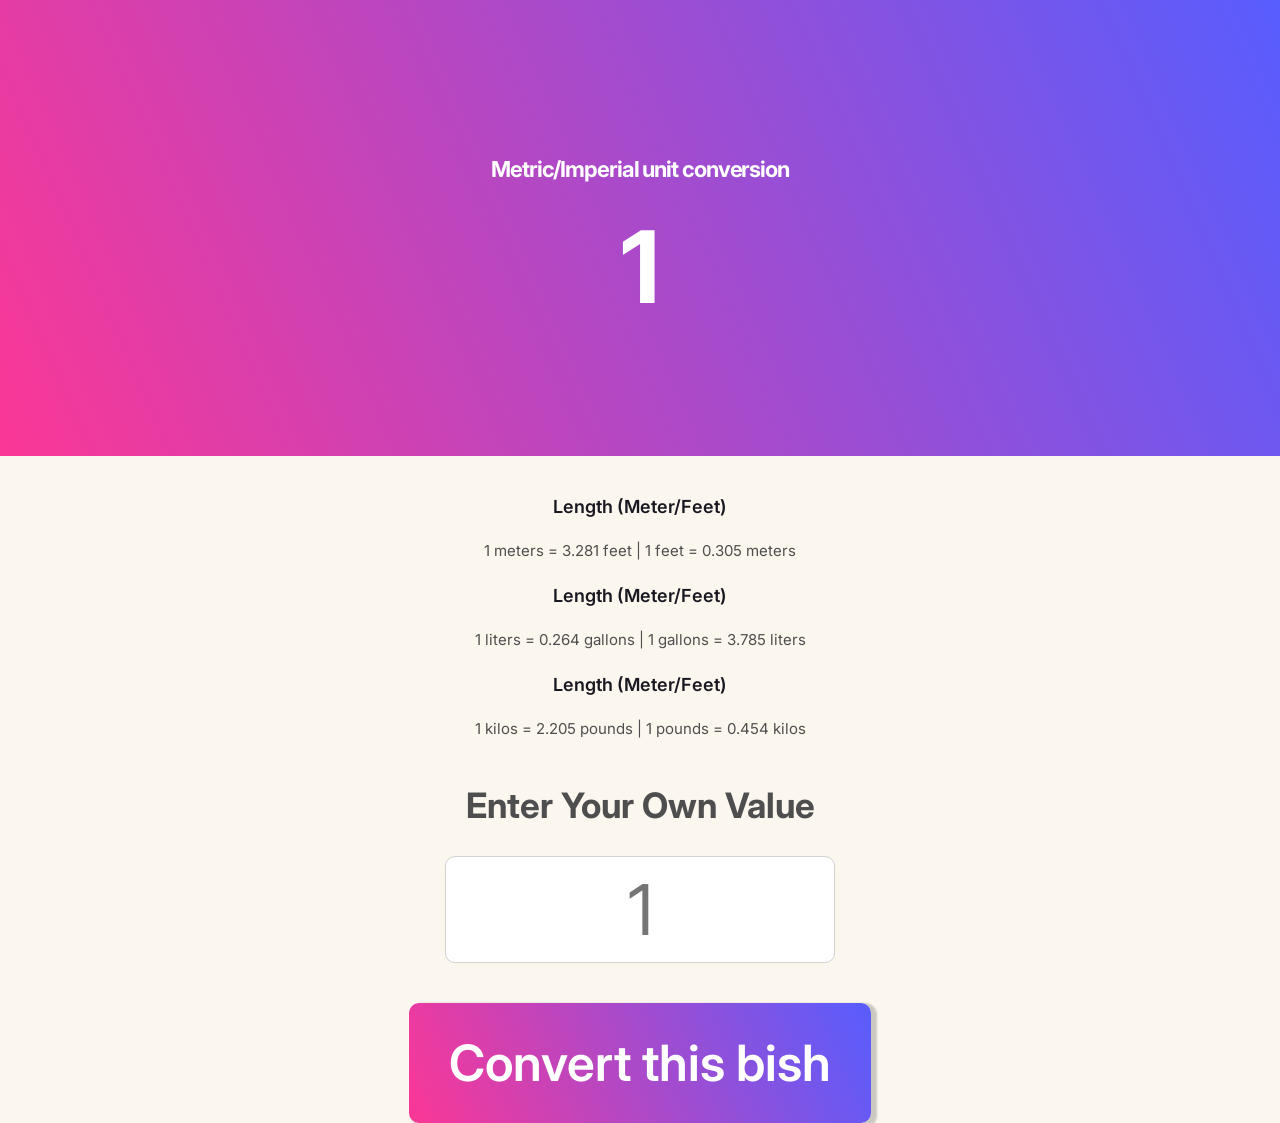
<file: index.html>
<!DOCTYPE html>
<html lang="en">

<head>
    <meta charset="utf-8" />
    <link rel="preconnect" href="https://fonts.googleapis.com">
    <link rel="preconnect" href="https://fonts.gstatic.com" crossorigin>
    <link href="https://fonts.googleapis.com/css2?family=Inter:wght@400;600;800&display=swap" rel="stylesheet">
    <link href="index.css" rel="stylesheet">
    <title>Unit Converter</title>
</head>

<body>
    <header id="header">
        <div>
            <h3>Metric/Imperial unit conversion</h3>
            <h1 id="the-number"></h1>
        </div>
    </header>
    <div id="conversions-container">
        <section>
            <h4>Length (Meter/Feet)</h4>
            <p class="text-small" id="longth"></p>
        </section>
        <section>
            <h4>Length (Meter/Feet)</h4>
            <p class="text-small" id="volume"></p>
        </section>
        <section>
            <h4>Length (Meter/Feet)</h4>
            <p class="text-small" id="mass"></p>
        </section>
        <form id="input-form">
            <h4 id="input-label">Enter Your Own Value</h4>
            <input type="number" min="0" max="9999" placeholder="1" id="input">
            <button type="submit" id="button">Convert this bish</button>
        </form>
    </div>
    <script src="index.js"></script>
</body>

</html>
</file>
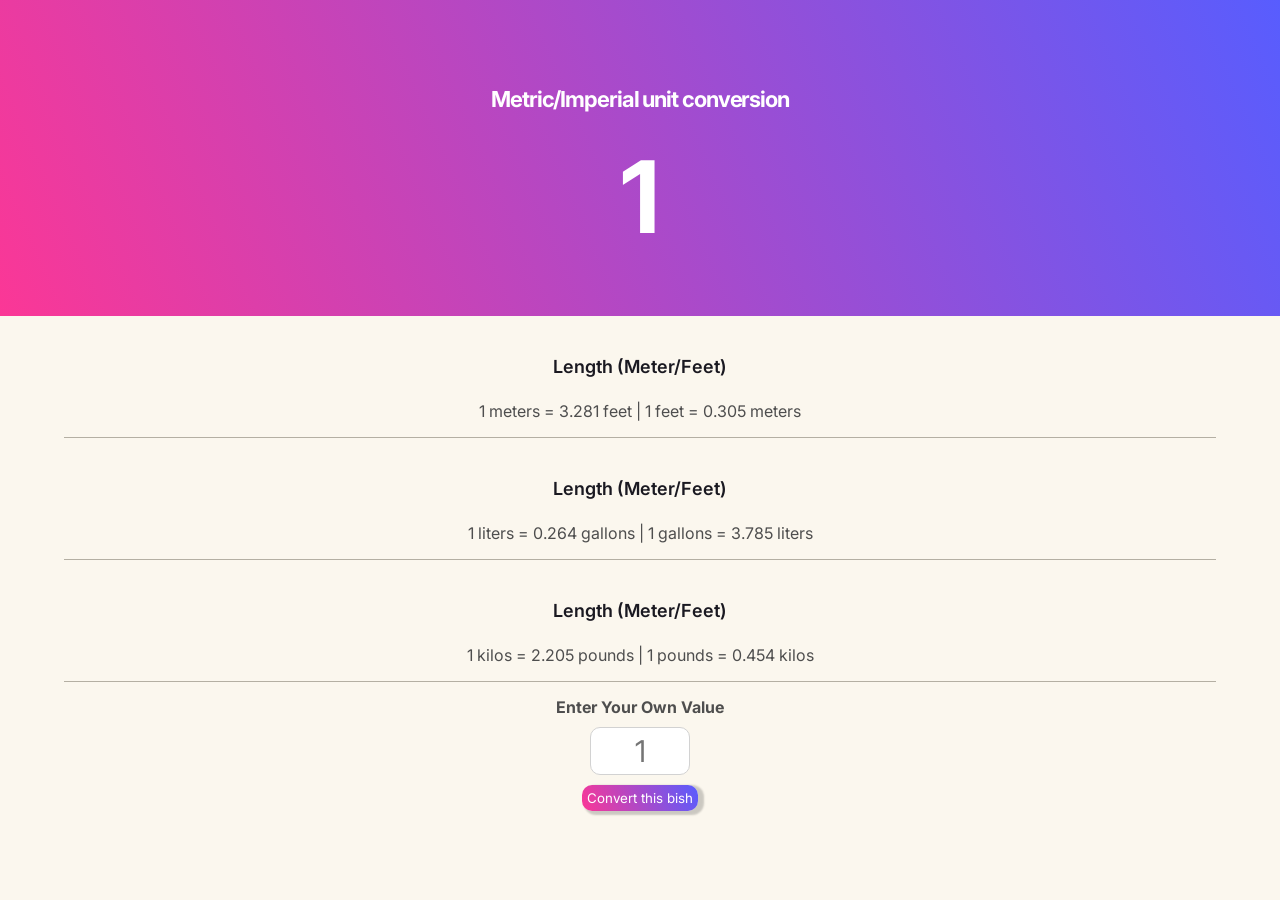
<file: src/index.html>
<!DOCTYPE html>
<html lang="en">

<head>
    <meta charset="utf-8" />
    <link rel="preconnect" href="https://fonts.googleapis.com">
    <link rel="preconnect" href="https://fonts.gstatic.com" crossorigin>
    <link href="https://fonts.googleapis.com/css2?family=Inter:wght@400;600;800&display=swap" rel="stylesheet">
    <link href="./index.css" rel="stylesheet">
    <title>Unit Converter</title>
</head>

<body>
    <header id="header">
        <div>
            <h3>Metric/Imperial unit conversion</h3>
            <h1 id="the-number"></h1>
        </div>
    </header>
    <div id="conversions-container">
        <section>
            <h4>Length (Meter/Feet)</h4>
            <p class="text-small" id="longth"></p>
        </section>
        <section>
            <h4>Length (Meter/Feet)</h4>
            <p class="text-small" id="volume"></p>
        </section>
        <section>
            <h4>Length (Meter/Feet)</h4>
            <p class="text-small" id="mass"></p>
        </section>
        <form id="input-form">
            <h4 id="input-label">Enter Your Own Value</h4>
            <input type="number" min="0" max="9999" placeholder="1" id="input">
            <button type="submit" id="button">Convert this bish</button>
        </form>
    </div>
    <script src="index.js"></script>
</body>

</html>
</file>
<file: index.css>
:root {
    --background-light: #FBF7EE;
    --background-dark: #1F2937;
    --text-dark: #1A1921;
    --text-lm-grey: #4E4E4E;
    --text-dm-grey: #D2D2D2;
    --pink-purple-grad: linear-gradient(246.26deg, #585DFE 0%, #FB3796 100%);
    --blue-grad: linear-gradient(246.26deg, #2B75EC 0%, #2EC4DE 100%);
    --green-grad: linear-gradient(246.26deg, #05795A 0%, #10B680 100%);
    --pink-orange-grad: linear-gradient(246.26deg, #ED4880 0%, #F38B17 100%);
    --purple-grad: linear-gradient(246.26deg, #18244A 0%, #3B69E1 100%);
}

* {
    box-sizing: border-box;
}

body {
    margin: 0;
    background-color: var(--background-light);
    font-family: 'Inter', sans-serif;
    font-weight: 800;
    color: var(--text-dark)
}

header {
    margin: 0;
    padding: 110px;
    text-align: center;
    background: var(--pink-purple-grad);
    color: #FFFFFF;
}

header h3 {
    font-size: 22px;
    line-height: 38px;

    text-align: center;
    letter-spacing: -0.05em;
    margin: 40px 0;
}

header h1 {
    font-size: 100px;
    line-height: 24px;
}

#conversions-container {
    text-align: center;
    margin: 40px 0 0;
}

.section-div {
    width: 90%;
    margin: 50px auto;
    border-bottom: 1px solid #b4afa3;
}

section h4 {
    font-weight: 600;
    font-size: 18px;
}

section p {
    font-weight: 400;
    font-size: 15px;
    line-height: 20px;
    color: var(--text-lm-grey);
}

form {
    font-family: 'Inter', sans-serif;
    display: flex;
    flex-direction: column;
    align-items: center;
    justify-content: center;
}

#input-label {
    color: var(--text-lm-grey);
    font-size: 35px;
    margin-top: 30px;
    margin-bottom: 0;
}

input {
    margin: 30px 0;
    padding: 10px;
    border-radius: 10px;
    text-align: center;
    font-size: 70px;
    font-family: 'Inter', sans-serif;
    min-width: 100px;
    border: 1px solid var(--text-dm-grey);
}

input::-webkit-outer-spin-button,
input::-webkit-inner-spin-button {
  -webkit-appearance: none;
  margin: 0;
}

input[type=number] {
  -moz-appearance: textfield;
}

button {
    margin-top: 10px;
    margin-bottom: 0px;
    font-family: 'Inter', sans-serif;
    font-weight: 600;
    font-size: 50px;
    color: #FFFFFF;
    background: var(--pink-purple-grad);
    padding: 30px 40px;
    border: none;
    border-radius: 10px;
    box-shadow: 4px 2px 2px 2px rgba(0, 0, 0, 0.19);
}

button:hover {
    cursor: pointer;
}

button:active {
    box-shadow: inset 5px 5px 10px -3px rgba(0, 0, 0, 0.7);
}
</file>
<file: src/index.css>
:root {
    --background-light: #FBF7EE;
    --background-dark: #1F2937;
    --text-dark: #1A1921;
    --text-lm-grey: #4E4E4E;
    --text-dm-grey: #D2D2D2;
    --pink-purple-grad: linear-gradient(246.26deg, #585DFE 0%, #FB3796 100%);
    --blue-grad: linear-gradient(246.26deg, #2B75EC 0%, #2EC4DE 100%);
    --green-grad: linear-gradient(246.26deg, #05795A 0%, #10B680 100%);
    --pink-orange-grad: linear-gradient(246.26deg, #ED4880 0%, #F38B17 100%);
    --purple-grad: linear-gradient(246.26deg, #18244A 0%, #3B69E1 100%);
}

* {
    box-sizing: border-box;
}

body {
    margin: 0;
    background-color: var(--background-light);
    font-family: 'Inter', sans-serif;
    font-weight: 800;
    color: var(--text-dark)
}

header {
    margin: 0;
    padding: 40px;
    text-align: center;
    background: var(--pink-purple-grad);
    color: #FFFFFF;
}

header h3 {
    font-size: 22px;
    line-height: 38px;

    text-align: center;
    letter-spacing: -0.05em;
    margin: 40px 0;
}

header h1 {
    font-size: 100px;
    line-height: 24px;
}

#conversions-container {
    text-align: center;
    margin: 40px 0 0;
}

section {
    width: 90%;
    margin: 40px auto 0;
    border-bottom: 1px solid #b4afa3;
}

section h4 {
    font-weight: 600;
    font-size: 18px;
}

section p {
    font-weight: 400;
    font-size: 16px;
    line-height: 20px;

    color: var(--text-lm-grey);
}

form {
    font-family: 'Inter', sans-serif;
    display: flex;
    flex-direction: column;
    align-items: center;
}

#input-label {
    color: var(--text-lm-grey);
    margin-top: 15px;
    margin-bottom: 0;
}

input {
    margin: 10px 0 0;
    padding: 5px;
    border-radius: 10px;
    text-align: center;
    font-size: 30px;
    font-family: 'Inter', sans-serif;
    width: 100px;
    border: 1px solid var(--text-dm-grey);
}

input::-webkit-outer-spin-button,
input::-webkit-inner-spin-button {
  -webkit-appearance: none;
  margin: 0;
}

input[type=number] {
  -moz-appearance: textfield;
}

button {
    margin-top: 10px;
    margin-bottom: 0px;
    font-family: 'Inter', sans-serif;
    color: #FFFFFF;
    background: var(--pink-purple-grad);
    padding: 5px;
    border: none;
    border-radius: 10px;
    box-shadow: 4px 2px 2px 2px rgba(0, 0, 0, 0.19);
}

button:hover {
    cursor: pointer;
}

button:active {
    box-shadow: inset 5px 5px 10px -3px rgba(0, 0, 0, 0.7);
}
</file>
